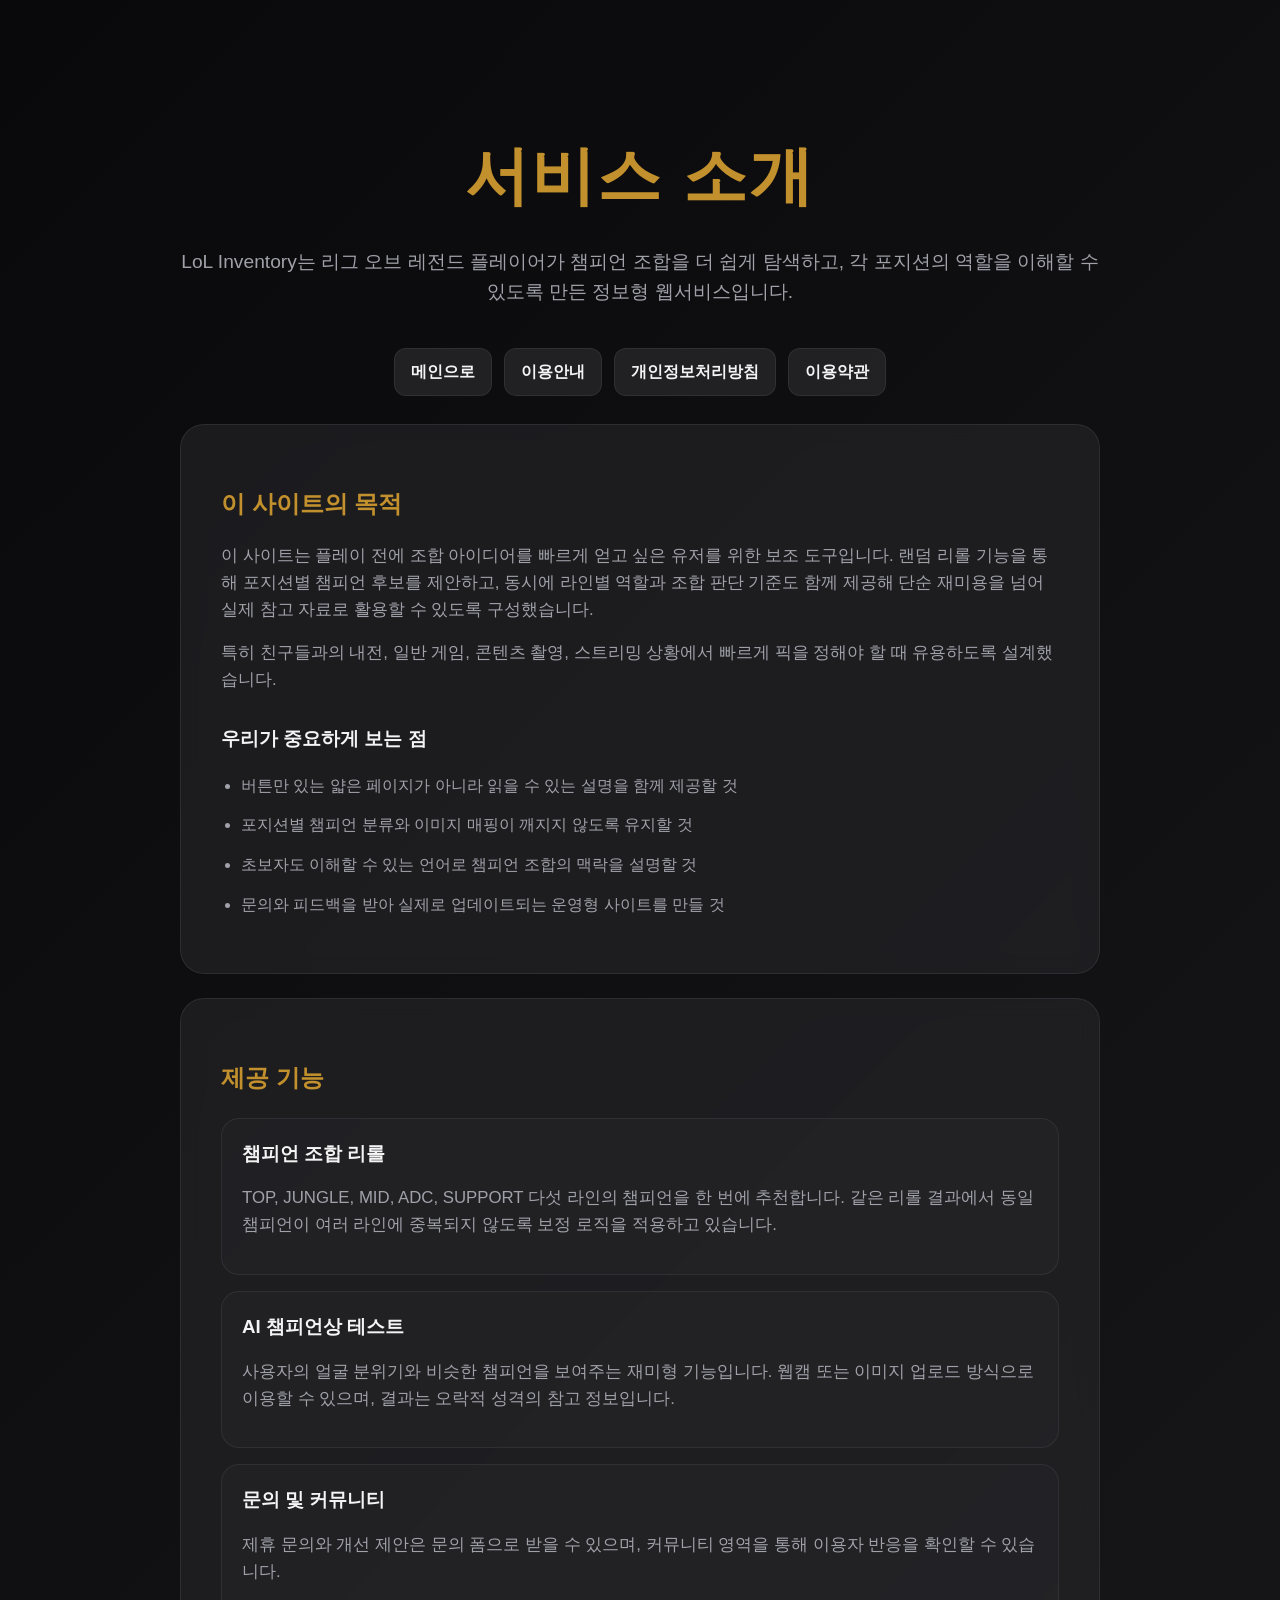
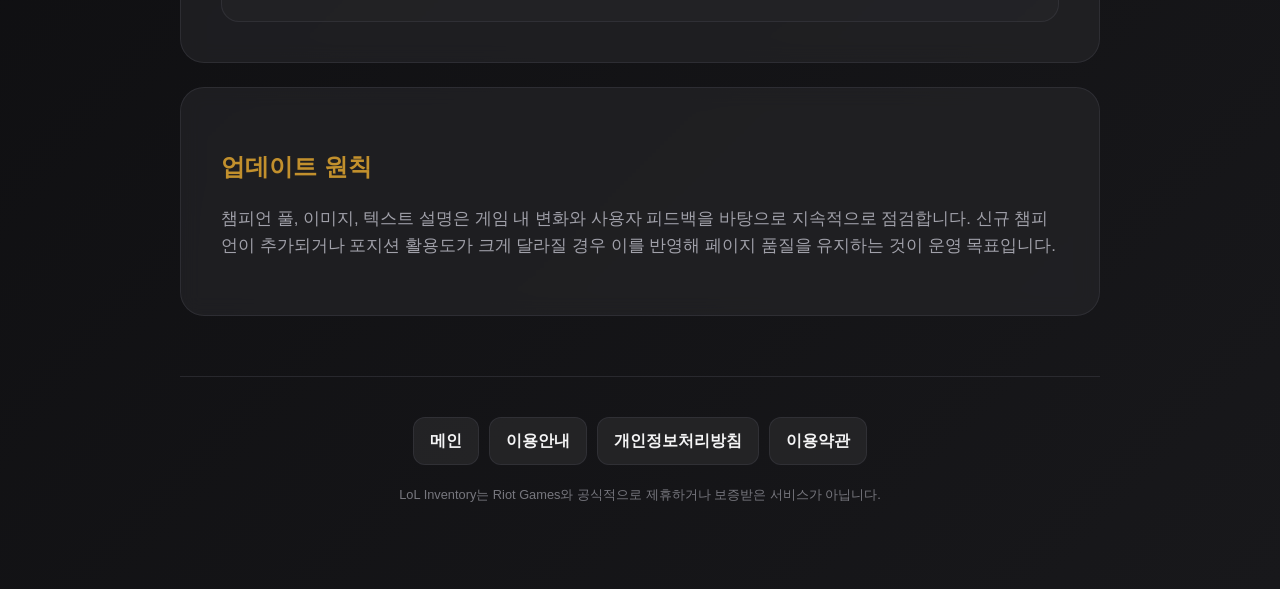
<file: about.html>
<!doctype html>
<html lang="ko">
  <head>
    <!-- Google tag (gtag.js) -->
    <script async src="https://www.googletagmanager.com/gtag/js?id=G-9JF6BRWHK0"></script>
    <script>
      window.dataLayer = window.dataLayer || [];
      function gtag(){dataLayer.push(arguments);}
      gtag('js', new Date());
      gtag('config', 'G-9JF6BRWHK0');
    </script>
    <script type="text/javascript">
      (function(c,l,a,r,i,t,y){
          c[a]=c[a]||function(){(c[a].q=c[a].q||[]).push(arguments)};
          t=l.createElement(r);t.async=1;t.src="https://www.clarity.ms/tag/"+i;
          y=l.getElementsByTagName(r)[0];y.parentNode.insertBefore(t,y);
      })(window, document, "clarity", "script", "w40l9xb5tg");
    </script>
    <meta charset="UTF-8" />
    <meta name="viewport" content="width=device-width, initial-scale=1.0" />
    <title>서비스 소개 | LoL Inventory</title>
    <meta
      name="description"
      content="LoL Inventory 서비스 소개 페이지입니다. 챔피언 추천 도구의 목적, 운영 방식, 제공 가치와 업데이트 방향을 안내합니다."
    />
    <link rel="stylesheet" href="style.css" />
  </head>
  <body>
    <main class="wrap content-page">
      <section class="hero">
        <h1>서비스 소개</h1>
        <p>
          LoL Inventory는 리그 오브 레전드 플레이어가 챔피언 조합을 더 쉽게
          탐색하고, 각 포지션의 역할을 이해할 수 있도록 만든 정보형 웹서비스입니다.
        </p>
      </section>

      <nav class="content-nav" aria-label="콘텐츠 페이지 이동">
        <a href="index.html">메인으로</a>
        <a href="guide.html">이용안내</a>
        <a href="privacy.html">개인정보처리방침</a>
        <a href="terms.html">이용약관</a>
      </nav>

      <section class="panel rich-text-section">
        <h2>이 사이트의 목적</h2>
        <p>
          이 사이트는 플레이 전에 조합 아이디어를 빠르게 얻고 싶은 유저를 위한
          보조 도구입니다. 랜덤 리롤 기능을 통해 포지션별 챔피언 후보를 제안하고,
          동시에 라인별 역할과 조합 판단 기준도 함께 제공해 단순 재미용을 넘어
          실제 참고 자료로 활용할 수 있도록 구성했습니다.
        </p>
        <p>
          특히 친구들과의 내전, 일반 게임, 콘텐츠 촬영, 스트리밍 상황에서 빠르게
          픽을 정해야 할 때 유용하도록 설계했습니다.
        </p>

        <h3>우리가 중요하게 보는 점</h3>
        <ul class="policy-list">
          <li>버튼만 있는 얇은 페이지가 아니라 읽을 수 있는 설명을 함께 제공할 것</li>
          <li>포지션별 챔피언 분류와 이미지 매핑이 깨지지 않도록 유지할 것</li>
          <li>초보자도 이해할 수 있는 언어로 챔피언 조합의 맥락을 설명할 것</li>
          <li>문의와 피드백을 받아 실제로 업데이트되는 운영형 사이트를 만들 것</li>
        </ul>
      </section>

      <section class="panel rich-text-section">
        <h2>제공 기능</h2>
        <div class="faq-list">
          <article class="faq-item">
            <h3>챔피언 조합 리롤</h3>
            <p>
              TOP, JUNGLE, MID, ADC, SUPPORT 다섯 라인의 챔피언을 한 번에
              추천합니다. 같은 리롤 결과에서 동일 챔피언이 여러 라인에 중복되지
              않도록 보정 로직을 적용하고 있습니다.
            </p>
          </article>
          <article class="faq-item">
            <h3>AI 챔피언상 테스트</h3>
            <p>
              사용자의 얼굴 분위기와 비슷한 챔피언을 보여주는 재미형 기능입니다.
              웹캠 또는 이미지 업로드 방식으로 이용할 수 있으며, 결과는 오락적
              성격의 참고 정보입니다.
            </p>
          </article>
          <article class="faq-item">
            <h3>문의 및 커뮤니티</h3>
            <p>
              제휴 문의와 개선 제안은 문의 폼으로 받을 수 있으며, 커뮤니티 영역을
              통해 이용자 반응을 확인할 수 있습니다.
            </p>
          </article>
        </div>
      </section>

      <section class="panel rich-text-section">
        <h2>업데이트 원칙</h2>
        <p>
          챔피언 풀, 이미지, 텍스트 설명은 게임 내 변화와 사용자 피드백을 바탕으로
          지속적으로 점검합니다. 신규 챔피언이 추가되거나 포지션 활용도가 크게
          달라질 경우 이를 반영해 페이지 품질을 유지하는 것이 운영 목표입니다.
        </p>
      </section>

      <footer class="footer">
        <div class="footer-links">
          <a href="index.html">메인</a>
          <a href="guide.html">이용안내</a>
          <a href="privacy.html">개인정보처리방침</a>
          <a href="terms.html">이용약관</a>
        </div>
        <p class="disclaimer">
          LoL Inventory는 Riot Games와 공식적으로 제휴하거나 보증받은 서비스가 아닙니다.
        </p>
      </footer>
    </main>
  </body>
</html>
</file>
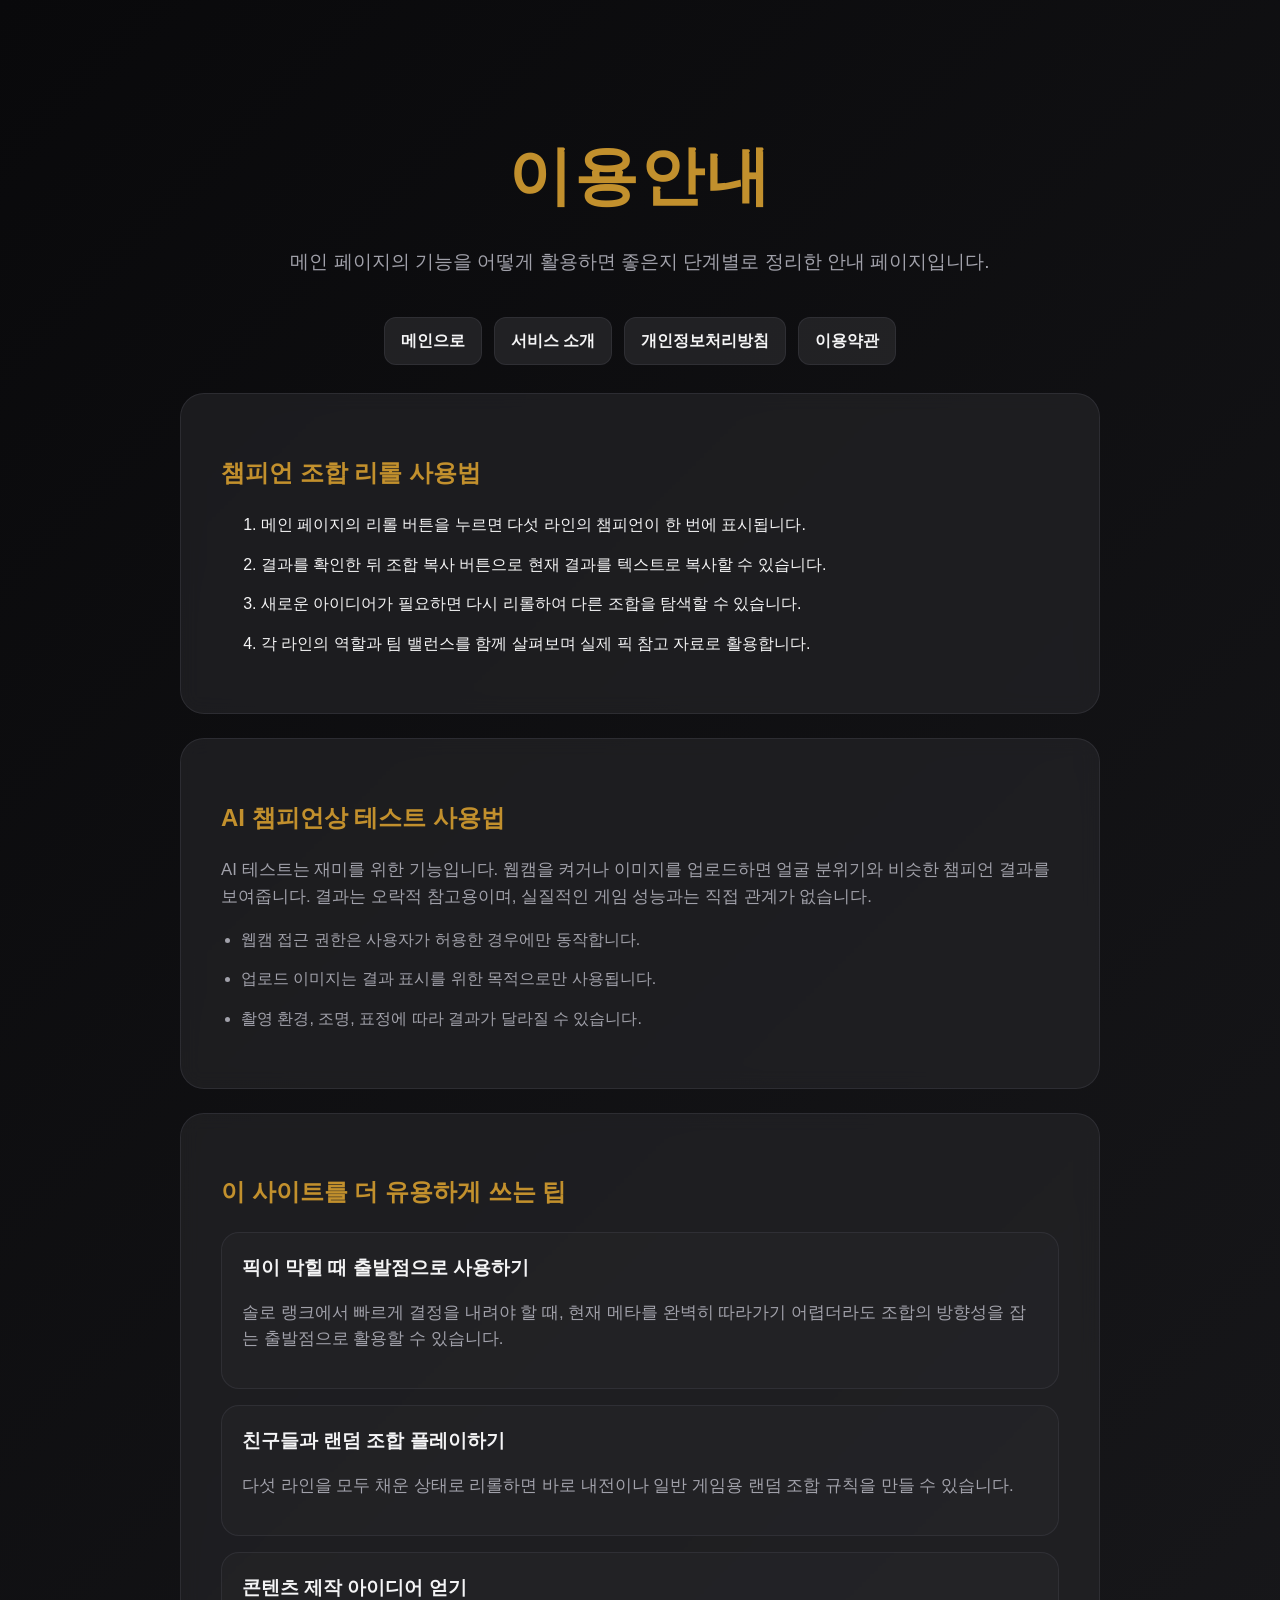
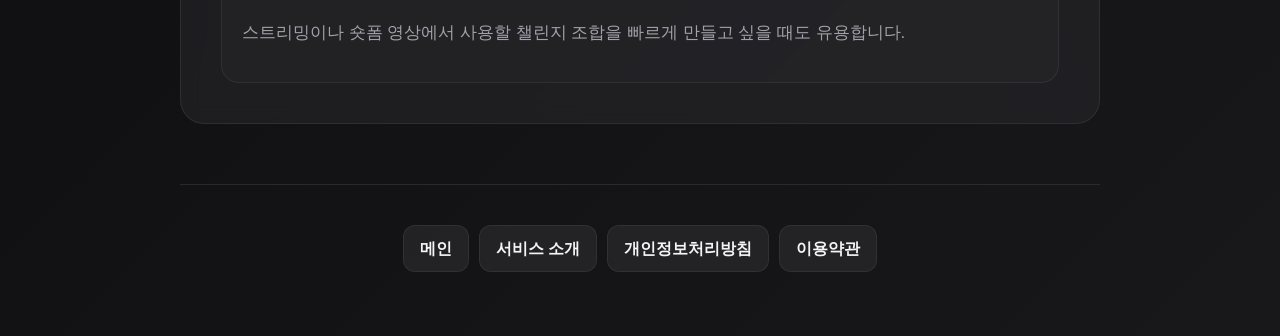
<file: guide.html>
<!doctype html>
<html lang="ko">
  <head>
    <!-- Google tag (gtag.js) -->
    <script async src="https://www.googletagmanager.com/gtag/js?id=G-9JF6BRWHK0"></script>
    <script>
      window.dataLayer = window.dataLayer || [];
      function gtag(){dataLayer.push(arguments);}
      gtag('js', new Date());
      gtag('config', 'G-9JF6BRWHK0');
    </script>
    <script type="text/javascript">
      (function(c,l,a,r,i,t,y){
          c[a]=c[a]||function(){(c[a].q=c[a].q||[]).push(arguments)};
          t=l.createElement(r);t.async=1;t.src="https://www.clarity.ms/tag/"+i;
          y=l.getElementsByTagName(r)[0];y.parentNode.insertBefore(t,y);
      })(window, document, "clarity", "script", "w40l9xb5tg");
    </script>
    <meta charset="UTF-8" />
    <meta name="viewport" content="width=device-width, initial-scale=1.0" />
    <title>이용안내 | LoL Inventory</title>
    <meta
      name="description"
      content="LoL Inventory 이용안내 페이지입니다. 챔피언 리롤 기능, AI 챔피언상 테스트, 문의 기능의 사용 방법을 안내합니다."
    />
    <link rel="stylesheet" href="style.css" />
  </head>
  <body>
    <main class="wrap content-page">
      <section class="hero">
        <h1>이용안내</h1>
        <p>
          메인 페이지의 기능을 어떻게 활용하면 좋은지 단계별로 정리한 안내 페이지입니다.
        </p>
      </section>

      <nav class="content-nav" aria-label="콘텐츠 페이지 이동">
        <a href="index.html">메인으로</a>
        <a href="about.html">서비스 소개</a>
        <a href="privacy.html">개인정보처리방침</a>
        <a href="terms.html">이용약관</a>
      </nav>

      <section class="panel rich-text-section">
        <h2>챔피언 조합 리롤 사용법</h2>
        <ol class="policy-list">
          <li>메인 페이지의 리롤 버튼을 누르면 다섯 라인의 챔피언이 한 번에 표시됩니다.</li>
          <li>결과를 확인한 뒤 조합 복사 버튼으로 현재 결과를 텍스트로 복사할 수 있습니다.</li>
          <li>새로운 아이디어가 필요하면 다시 리롤하여 다른 조합을 탐색할 수 있습니다.</li>
          <li>각 라인의 역할과 팀 밸런스를 함께 살펴보며 실제 픽 참고 자료로 활용합니다.</li>
        </ol>
      </section>

      <section class="panel rich-text-section">
        <h2>AI 챔피언상 테스트 사용법</h2>
        <p>
          AI 테스트는 재미를 위한 기능입니다. 웹캠을 켜거나 이미지를 업로드하면
          얼굴 분위기와 비슷한 챔피언 결과를 보여줍니다. 결과는 오락적 참고용이며,
          실질적인 게임 성능과는 직접 관계가 없습니다.
        </p>
        <ul class="policy-list">
          <li>웹캠 접근 권한은 사용자가 허용한 경우에만 동작합니다.</li>
          <li>업로드 이미지는 결과 표시를 위한 목적으로만 사용됩니다.</li>
          <li>촬영 환경, 조명, 표정에 따라 결과가 달라질 수 있습니다.</li>
        </ul>
      </section>

      <section class="panel rich-text-section">
        <h2>이 사이트를 더 유용하게 쓰는 팁</h2>
        <div class="faq-list">
          <article class="faq-item">
            <h3>픽이 막힐 때 출발점으로 사용하기</h3>
            <p>
              솔로 랭크에서 빠르게 결정을 내려야 할 때, 현재 메타를 완벽히 따라가기
              어렵더라도 조합의 방향성을 잡는 출발점으로 활용할 수 있습니다.
            </p>
          </article>
          <article class="faq-item">
            <h3>친구들과 랜덤 조합 플레이하기</h3>
            <p>
              다섯 라인을 모두 채운 상태로 리롤하면 바로 내전이나 일반 게임용
              랜덤 조합 규칙을 만들 수 있습니다.
            </p>
          </article>
          <article class="faq-item">
            <h3>콘텐츠 제작 아이디어 얻기</h3>
            <p>
              스트리밍이나 숏폼 영상에서 사용할 챌린지 조합을 빠르게 만들고 싶을
              때도 유용합니다.
            </p>
          </article>
        </div>
      </section>

      <footer class="footer">
        <div class="footer-links">
          <a href="index.html">메인</a>
          <a href="about.html">서비스 소개</a>
          <a href="privacy.html">개인정보처리방침</a>
          <a href="terms.html">이용약관</a>
        </div>
      </footer>
    </main>
  </body>
</html>
</file>
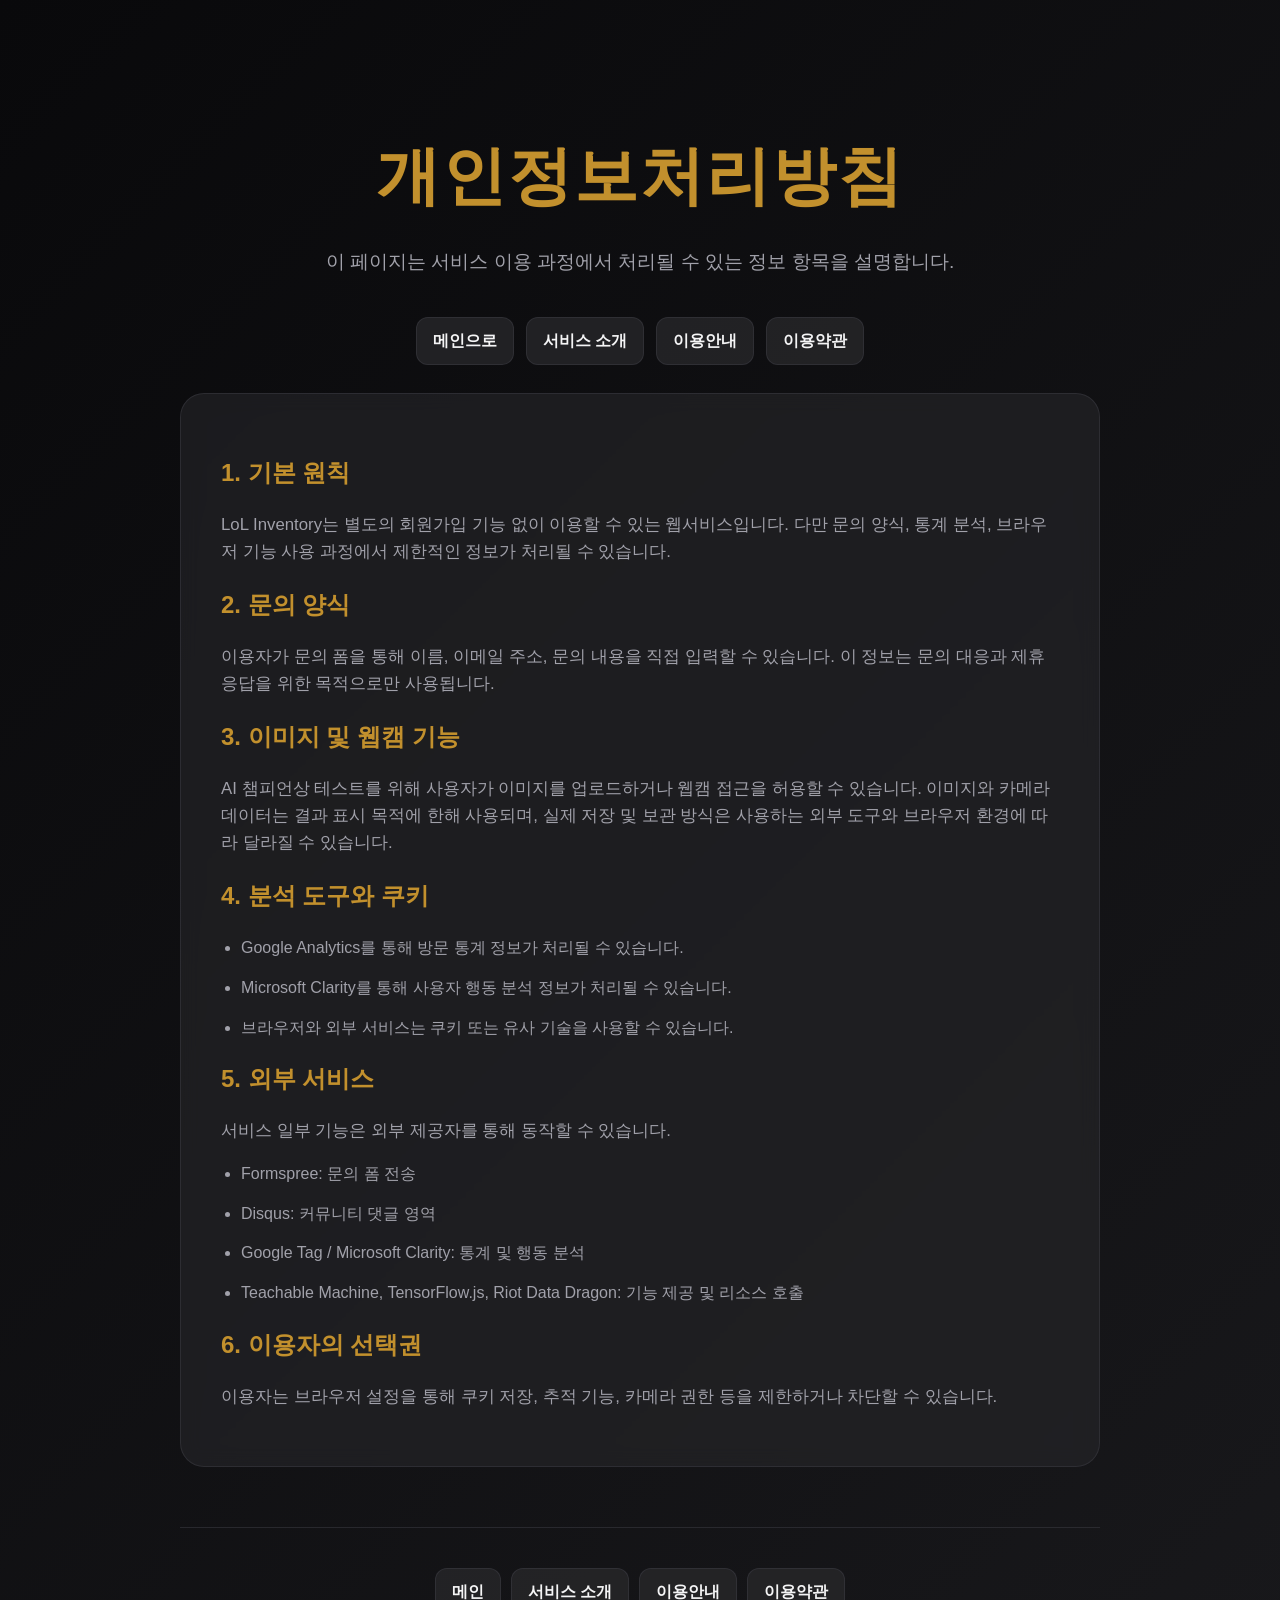
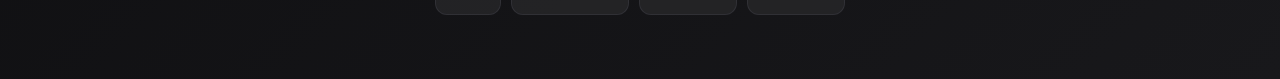
<file: privacy.html>
<!doctype html>
<html lang="ko">
  <head>
    <!-- Google tag (gtag.js) -->
    <script async src="https://www.googletagmanager.com/gtag/js?id=G-9JF6BRWHK0"></script>
    <script>
      window.dataLayer = window.dataLayer || [];
      function gtag(){dataLayer.push(arguments);}
      gtag('js', new Date());
      gtag('config', 'G-9JF6BRWHK0');
    </script>
    <script type="text/javascript">
      (function(c,l,a,r,i,t,y){
          c[a]=c[a]||function(){(c[a].q=c[a].q||[]).push(arguments)};
          t=l.createElement(r);t.async=1;t.src="https://www.clarity.ms/tag/"+i;
          y=l.getElementsByTagName(r)[0];y.parentNode.insertBefore(t,y);
      })(window, document, "clarity", "script", "w40l9xb5tg");
    </script>
    <meta charset="UTF-8" />
    <meta name="viewport" content="width=device-width, initial-scale=1.0" />
    <title>개인정보처리방침 | LoL Inventory</title>
    <meta
      name="description"
      content="LoL Inventory 개인정보처리방침 페이지입니다. 분석 도구, 쿠키, 문의 양식, AI 테스트 이미지 처리 방식 등을 안내합니다."
    />
    <link rel="stylesheet" href="style.css" />
  </head>
  <body>
    <main class="wrap content-page">
      <section class="hero">
        <h1>개인정보처리방침</h1>
        <p>이 페이지는 서비스 이용 과정에서 처리될 수 있는 정보 항목을 설명합니다.</p>
      </section>

      <nav class="content-nav" aria-label="콘텐츠 페이지 이동">
        <a href="index.html">메인으로</a>
        <a href="about.html">서비스 소개</a>
        <a href="guide.html">이용안내</a>
        <a href="terms.html">이용약관</a>
      </nav>

      <section class="panel rich-text-section">
        <h2>1. 기본 원칙</h2>
        <p>
          LoL Inventory는 별도의 회원가입 기능 없이 이용할 수 있는 웹서비스입니다.
          다만 문의 양식, 통계 분석, 브라우저 기능 사용 과정에서 제한적인 정보가
          처리될 수 있습니다.
        </p>

        <h2>2. 문의 양식</h2>
        <p>
          이용자가 문의 폼을 통해 이름, 이메일 주소, 문의 내용을 직접 입력할 수
          있습니다. 이 정보는 문의 대응과 제휴 응답을 위한 목적으로만 사용됩니다.
        </p>

        <h2>3. 이미지 및 웹캠 기능</h2>
        <p>
          AI 챔피언상 테스트를 위해 사용자가 이미지를 업로드하거나 웹캠 접근을
          허용할 수 있습니다. 이미지와 카메라 데이터는 결과 표시 목적에 한해
          사용되며, 실제 저장 및 보관 방식은 사용하는 외부 도구와 브라우저 환경에
          따라 달라질 수 있습니다.
        </p>

        <h2>4. 분석 도구와 쿠키</h2>
        <ul class="policy-list">
          <li>Google Analytics를 통해 방문 통계 정보가 처리될 수 있습니다.</li>
          <li>Microsoft Clarity를 통해 사용자 행동 분석 정보가 처리될 수 있습니다.</li>
          <li>브라우저와 외부 서비스는 쿠키 또는 유사 기술을 사용할 수 있습니다.</li>
        </ul>

        <h2>5. 외부 서비스</h2>
        <p>서비스 일부 기능은 외부 제공자를 통해 동작할 수 있습니다.</p>
        <ul class="policy-list">
          <li>Formspree: 문의 폼 전송</li>
          <li>Disqus: 커뮤니티 댓글 영역</li>
          <li>Google Tag / Microsoft Clarity: 통계 및 행동 분석</li>
          <li>Teachable Machine, TensorFlow.js, Riot Data Dragon: 기능 제공 및 리소스 호출</li>
        </ul>

        <h2>6. 이용자의 선택권</h2>
        <p>
          이용자는 브라우저 설정을 통해 쿠키 저장, 추적 기능, 카메라 권한 등을
          제한하거나 차단할 수 있습니다.
        </p>
      </section>

      <footer class="footer">
        <div class="footer-links">
          <a href="index.html">메인</a>
          <a href="about.html">서비스 소개</a>
          <a href="guide.html">이용안내</a>
          <a href="terms.html">이용약관</a>
        </div>
      </footer>
    </main>
  </body>
</html>
</file>
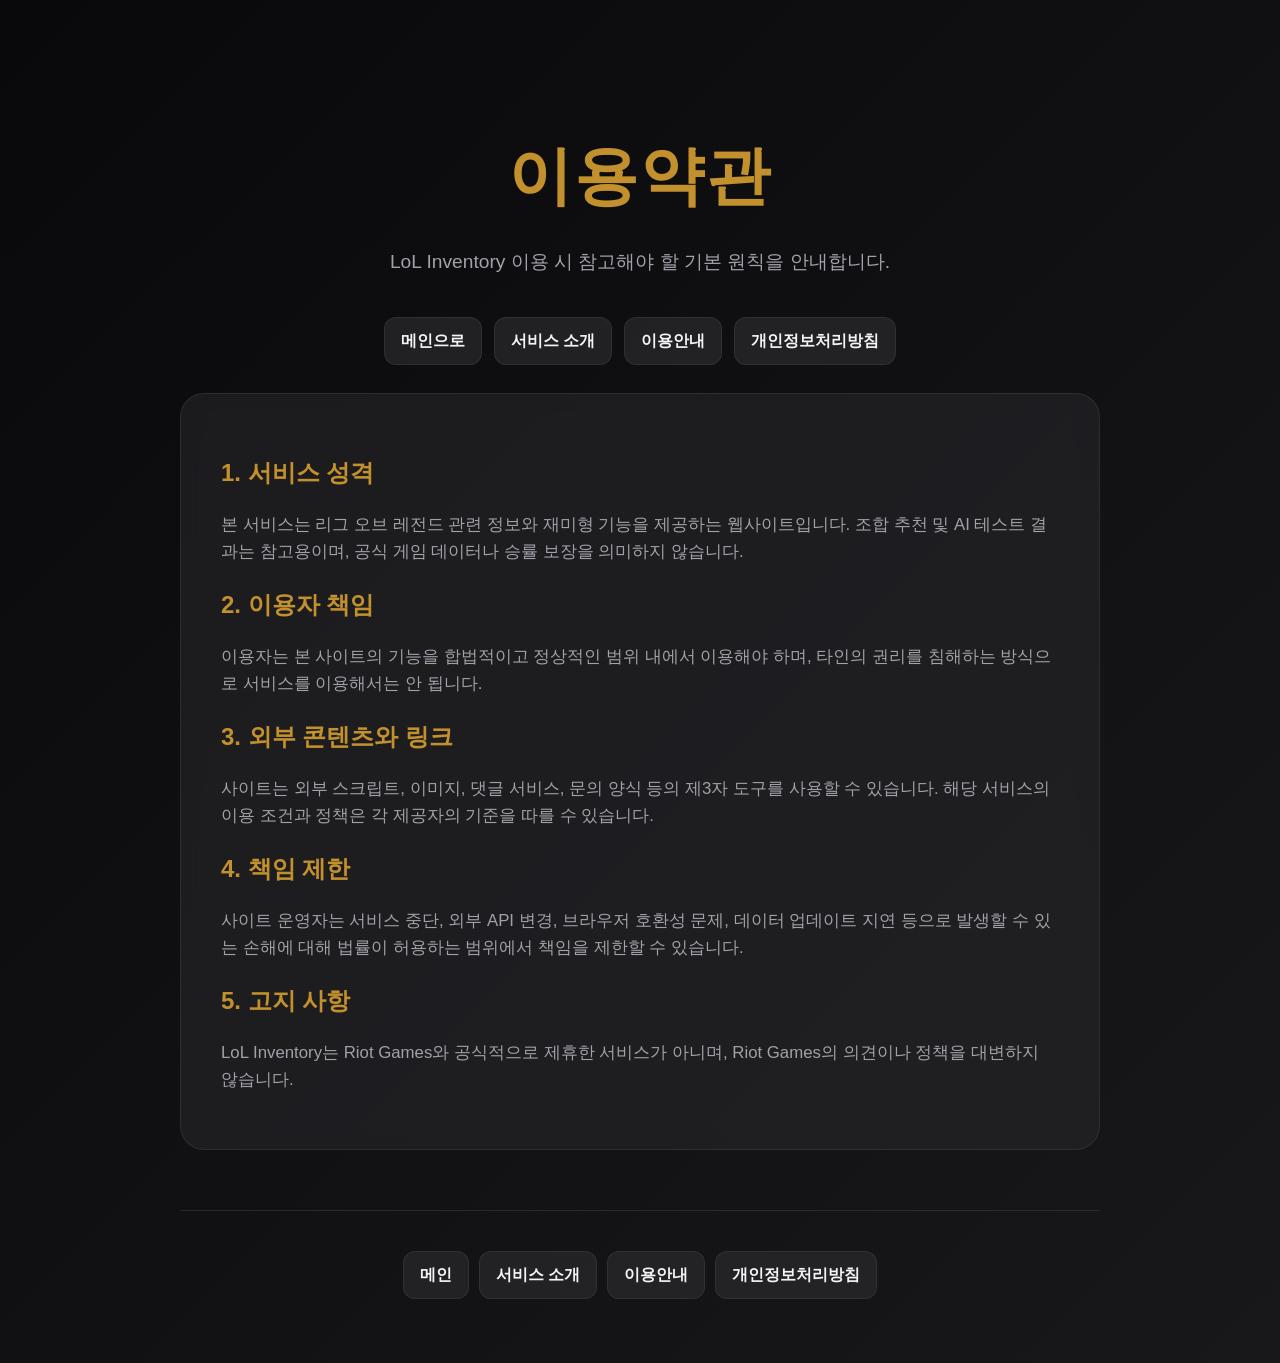
<file: terms.html>
<!doctype html>
<html lang="ko">
  <head>
    <!-- Google tag (gtag.js) -->
    <script async src="https://www.googletagmanager.com/gtag/js?id=G-9JF6BRWHK0"></script>
    <script>
      window.dataLayer = window.dataLayer || [];
      function gtag(){dataLayer.push(arguments);}
      gtag('js', new Date());
      gtag('config', 'G-9JF6BRWHK0');
    </script>
    <script type="text/javascript">
      (function(c,l,a,r,i,t,y){
          c[a]=c[a]||function(){(c[a].q=c[a].q||[]).push(arguments)};
          t=l.createElement(r);t.async=1;t.src="https://www.clarity.ms/tag/"+i;
          y=l.getElementsByTagName(r)[0];y.parentNode.insertBefore(t,y);
      })(window, document, "clarity", "script", "w40l9xb5tg");
    </script>
    <meta charset="UTF-8" />
    <meta name="viewport" content="width=device-width, initial-scale=1.0" />
    <title>이용약관 | LoL Inventory</title>
    <meta
      name="description"
      content="LoL Inventory 이용약관 페이지입니다. 서비스 성격, 책임 제한, 외부 콘텐츠, 이용자 책임 등을 안내합니다."
    />
    <link rel="stylesheet" href="style.css" />
  </head>
  <body>
    <main class="wrap content-page">
      <section class="hero">
        <h1>이용약관</h1>
        <p>LoL Inventory 이용 시 참고해야 할 기본 원칙을 안내합니다.</p>
      </section>

      <nav class="content-nav" aria-label="콘텐츠 페이지 이동">
        <a href="index.html">메인으로</a>
        <a href="about.html">서비스 소개</a>
        <a href="guide.html">이용안내</a>
        <a href="privacy.html">개인정보처리방침</a>
      </nav>

      <section class="panel rich-text-section">
        <h2>1. 서비스 성격</h2>
        <p>
          본 서비스는 리그 오브 레전드 관련 정보와 재미형 기능을 제공하는 웹사이트입니다.
          조합 추천 및 AI 테스트 결과는 참고용이며, 공식 게임 데이터나 승률 보장을
          의미하지 않습니다.
        </p>

        <h2>2. 이용자 책임</h2>
        <p>
          이용자는 본 사이트의 기능을 합법적이고 정상적인 범위 내에서 이용해야 하며,
          타인의 권리를 침해하는 방식으로 서비스를 이용해서는 안 됩니다.
        </p>

        <h2>3. 외부 콘텐츠와 링크</h2>
        <p>
          사이트는 외부 스크립트, 이미지, 댓글 서비스, 문의 양식 등의 제3자 도구를
          사용할 수 있습니다. 해당 서비스의 이용 조건과 정책은 각 제공자의 기준을
          따를 수 있습니다.
        </p>

        <h2>4. 책임 제한</h2>
        <p>
          사이트 운영자는 서비스 중단, 외부 API 변경, 브라우저 호환성 문제,
          데이터 업데이트 지연 등으로 발생할 수 있는 손해에 대해 법률이 허용하는
          범위에서 책임을 제한할 수 있습니다.
        </p>

        <h2>5. 고지 사항</h2>
        <p>
          LoL Inventory는 Riot Games와 공식적으로 제휴한 서비스가 아니며, Riot Games의
          의견이나 정책을 대변하지 않습니다.
        </p>
      </section>

      <footer class="footer">
        <div class="footer-links">
          <a href="index.html">메인</a>
          <a href="about.html">서비스 소개</a>
          <a href="guide.html">이용안내</a>
          <a href="privacy.html">개인정보처리방침</a>
        </div>
      </footer>
    </main>
  </body>
</html>
</file>
<file: style.css>
:root {
  --bg1: #09090b;
  --bg2: #18181b;
  --card: rgba(39, 39, 42, 0.6);
  --line: rgba(63, 63, 70, 0.5);
  --text: #f4f4f5;
  --muted: #a1a1aa;
  --accent: #c2902d;
  --accent2: #006680;
  --danger: #ef4444;
  --shadow: 0 20px 40px rgba(0, 0, 0, 0.4);
  --btn-ghost: rgba(39, 39, 42, 0.8);
  --btn-ghost-border: rgba(63, 63, 70, 0.5);
  --stat-bg: rgba(24, 24, 27, 0.8);
  --stat-border: rgba(63, 63, 70, 0.4);
}

body.light-mode {
  --bg1: #f8fafc;
  --bg2: #f1f5f9;
  --card: #ffffff;
  --line: #cbd5e1;
  --text: #0f172a;
  --muted: #475569;
  --accent: #b28522;
  --accent2: #0284c7;
  --danger: #dc2626;
  --shadow: 0 10px 25px rgba(0, 0, 0, 0.1);
  --btn-ghost: #f1f5f9;
  --btn-ghost-border: #94a3b8;
  --stat-bg: #f1f5f9;
  --stat-border: #cbd5e1;
}

* { box-sizing: border-box; }

body {
  margin: 0;
  font-family: 'Pretendard', sans-serif;
  color: var(--text);
  background: linear-gradient(135deg, var(--bg1), var(--bg2));
  min-height: 100vh;
  padding: 24px;
  transition: background 0.3s ease, color 0.3s ease;
  line-height: 1.6;
}

.theme-toggle {
  position: fixed;
  top: 20px;
  right: 20px;
  z-index: 1000;
  display: flex;
  gap: 10px;
}

.theme-toggle button {
  background: var(--card);
  border: 1px solid var(--line);
  color: var(--text);
  padding: 10px 18px;
  border-radius: 14px;
  cursor: pointer;
  font-size: 0.9rem;
  font-weight: 700;
  box-shadow: var(--shadow);
  backdrop-filter: blur(8px);
  -webkit-backdrop-filter: blur(8px);
}

.wrap { max-width: 1100px; margin: 0 auto; position: relative; }

.hero { text-align: center; margin: 60px 0 40px; }
.hero h1 { font-size: clamp(2.5rem, 5vw, 4rem); color: var(--accent); letter-spacing: 2px; margin-bottom: 10px; }
.hero p { color: var(--muted); font-size: 1.2rem; }

.lane-grid {
  display: grid;
  grid-template-columns: repeat(auto-fit, minmax(180px, 1fr));
  gap: 16px;
  margin-bottom: 30px;
}

.lane-card {
  background: var(--card);
  border: 2px solid var(--line);
  border-radius: 20px;
  padding: 24px 16px;
  text-align: center;
  transition: all 0.3s ease;
  display: flex;
  flex-direction: column;
  align-items: center;
}

.lane-card:hover { border-color: var(--accent); transform: translateY(-5px); }

.lane-champ-img {
  width: 90px;
  height: 90px;
  border-radius: 50%;
  border: 3px solid var(--accent);
  margin-bottom: 15px;
  object-fit: cover;
  background: var(--bg1);
}

.lane-name { font-size: 0.9rem; color: var(--muted); font-weight: 800; margin-bottom: 10px; }
.champ-name { font-size: 1.4rem; font-weight: 800; color: var(--text); }

.panel {
  background: var(--card);
  border: 1px solid var(--line);
  border-radius: 24px;
  padding: 40px;
  margin-bottom: 24px;
  backdrop-filter: blur(10px);
}

.rich-text-section { text-align: left; }
.rich-text-section h2 { color: var(--accent); margin-bottom: 20px; }
.rich-text-section h3 { margin-top: 30px; color: var(--text); }
.rich-text-section p { margin-bottom: 15px; color: var(--muted); font-size: 1.05rem; }
.rich-text-section ul { padding-left: 20px; color: var(--muted); }
.rich-text-section li { margin-bottom: 10px; }
.quick-links {
  display: grid;
  grid-template-columns: repeat(auto-fit, minmax(220px, 1fr));
  gap: 16px;
  margin-bottom: 24px;
}

.info-card {
  background: var(--card);
  border: 1px solid var(--line);
  border-radius: 20px;
  padding: 24px;
  text-align: left;
}

.info-card h3 {
  margin-top: 0;
  margin-bottom: 10px;
  color: var(--accent);
}

.info-card p,
.info-card li {
  color: var(--muted);
}

.info-card ul {
  padding-left: 18px;
  margin-bottom: 0;
}

.faq-list {
  display: grid;
  gap: 16px;
}

.faq-item {
  border: 1px solid var(--line);
  border-radius: 18px;
  padding: 20px;
  background: rgba(255, 255, 255, 0.02);
}

.faq-item h3 {
  margin: 0 0 10px;
  color: var(--text);
}

.content-page {
  max-width: 920px;
  margin: 0 auto;
  padding-top: 48px;
}

.content-page .hero {
  margin-top: 20px;
}

.content-nav {
  display: flex;
  justify-content: center;
  gap: 12px;
  flex-wrap: wrap;
  margin: 0 0 28px;
}

.content-nav a,
.footer-links a {
  display: inline-flex;
  align-items: center;
  justify-content: center;
  min-height: 42px;
  padding: 10px 16px;
  border-radius: 12px;
  border: 1px solid var(--btn-ghost-border);
  background: var(--btn-ghost);
  color: var(--text);
  text-decoration: none;
  font-weight: 700;
}

.footer-links {
  display: flex;
  justify-content: center;
  align-items: center;
  gap: 10px;
  flex-wrap: wrap;
}

.footer-links button {
  background: none;
  color: var(--accent);
  font-size: 0.9rem;
  padding: 5px 10px;
  font-weight: normal;
}

.policy-list {
  display: grid;
  gap: 14px;
}

.policy-list li {
  margin-bottom: 0;
}
.section-title {
  margin-bottom: 20px;
}

.section-title h2 {
  margin: 0;
  color: var(--accent);
}

.controls { display: flex; justify-content: center; gap: 16px; flex-wrap: wrap; }

button { border: 0; cursor: pointer; border-radius: 14px; padding: 16px 32px; font-size: 1.1rem; font-weight: 700; transition: all 0.2s ease; }
.primary { background: linear-gradient(135deg, var(--accent), #8a661b); color: white; box-shadow: 0 10px 24px rgba(194, 144, 45, 0.3); }
.ghost { background: var(--btn-ghost); color: var(--text); border: 1px solid var(--btn-ghost-border); }

.contact-form {
  display: grid;
  gap: 18px;
}

.contact-section > .contact-form:first-of-type {
  display: none;
}

.contact-form.contact-form-restored {
  display: grid;
}

.form-group {
  display: grid;
  gap: 8px;
}

.form-group label {
  font-size: 0.95rem;
  font-weight: 700;
  color: var(--text);
}

.form-group input,
.form-group textarea {
  width: 100%;
  padding: 14px 16px;
  border: 1px solid var(--line);
  border-radius: 14px;
  background: var(--stat-bg);
  color: var(--text);
  font: inherit;
  outline: none;
  transition: border-color 0.2s ease, box-shadow 0.2s ease, background 0.2s ease;
}

.form-group input::placeholder,
.form-group textarea::placeholder {
  color: var(--muted);
}

.form-group textarea {
  resize: vertical;
  min-height: 140px;
}

.form-group input:focus,
.form-group textarea:focus {
  border-color: var(--accent);
  box-shadow: 0 0 0 3px rgba(194, 144, 45, 0.18);
}

#disqus_thread {
  color: var(--text);
  background: var(--stat-bg);
  border: 1px solid transparent;
  border-radius: 18px;
  padding: 16px;
}

#disqus_thread a {
  color: var(--accent);
}

body.light-mode #disqus_thread {
  color: #000000;
  border-color: #000000;
  background: #ffffff;
}

.footer { text-align: center; margin-top: 60px; padding: 40px 0; border-top: 1px solid var(--line); color: var(--muted); }
.disclaimer { font-size: 0.8rem; margin: 20px 0; opacity: 0.7; max-width: 800px; margin-left: auto; margin-right: auto; }

/* Modal */
.modal { position: fixed; top: 0; left: 0; width: 100%; height: 100%; background: rgba(0,0,0,0.8); display: none; align-items: center; justify-content: center; z-index: 2000; padding: 20px; }
.modal-content { max-width: 600px; width: 100%; max-height: 80vh; overflow: hidden; display: flex; flex-direction: column; }
.scroll-area { overflow-y: auto; margin: 20px 0; text-align: left; font-size: 0.95rem; }

/* AI Test Styles */
.face-test-section { text-align: center; }
.upload-area { border: 2px dashed var(--line); border-radius: 20px; padding: 40px; cursor: pointer; background: var(--stat-bg); min-height: 250px; display: flex; flex-direction: column; align-items: center; justify-content: center; }
#previewImg, #webcam-container canvas { max-width: 100%; max-height: 350px; border-radius: 16px; box-shadow: var(--shadow); }
.result-container { margin-top: 24px; padding: 30px; border-radius: 30px; background: var(--card); border: 1px solid var(--line); }
.champ-result-img { width: 180px; height: 180px; border-radius: 50%; border: 4px solid var(--accent); object-fit: cover; }
.similarity-badge { background: var(--accent); color: white; padding: 8px 20px; border-radius: 999px; font-size: 1.2rem; font-weight: 900; margin-top: 10px; }
.result-bar-container { height: 24px; background: var(--bg1); border-radius: 12px; overflow: hidden; margin: 20px 0; border: 1px solid var(--line); }
.result-bar { height: 100%; transition: width 0.8s ease; display: flex; align-items: center; justify-content: center; font-weight: 800; color: white; font-size: 0.8rem; }
.bar-male { background: #006680; }
.bar-female { background: #ec4899; }

@media (max-width: 600px) {
  .hero { margin-top: 80px; }
  .lane-grid { grid-template-columns: 1fr 1fr; }
  .panel { padding: 20px; }
  #disqus_thread { padding: 12px; }
  .content-page {
    padding-top: 24px;
  }
}
</file>
